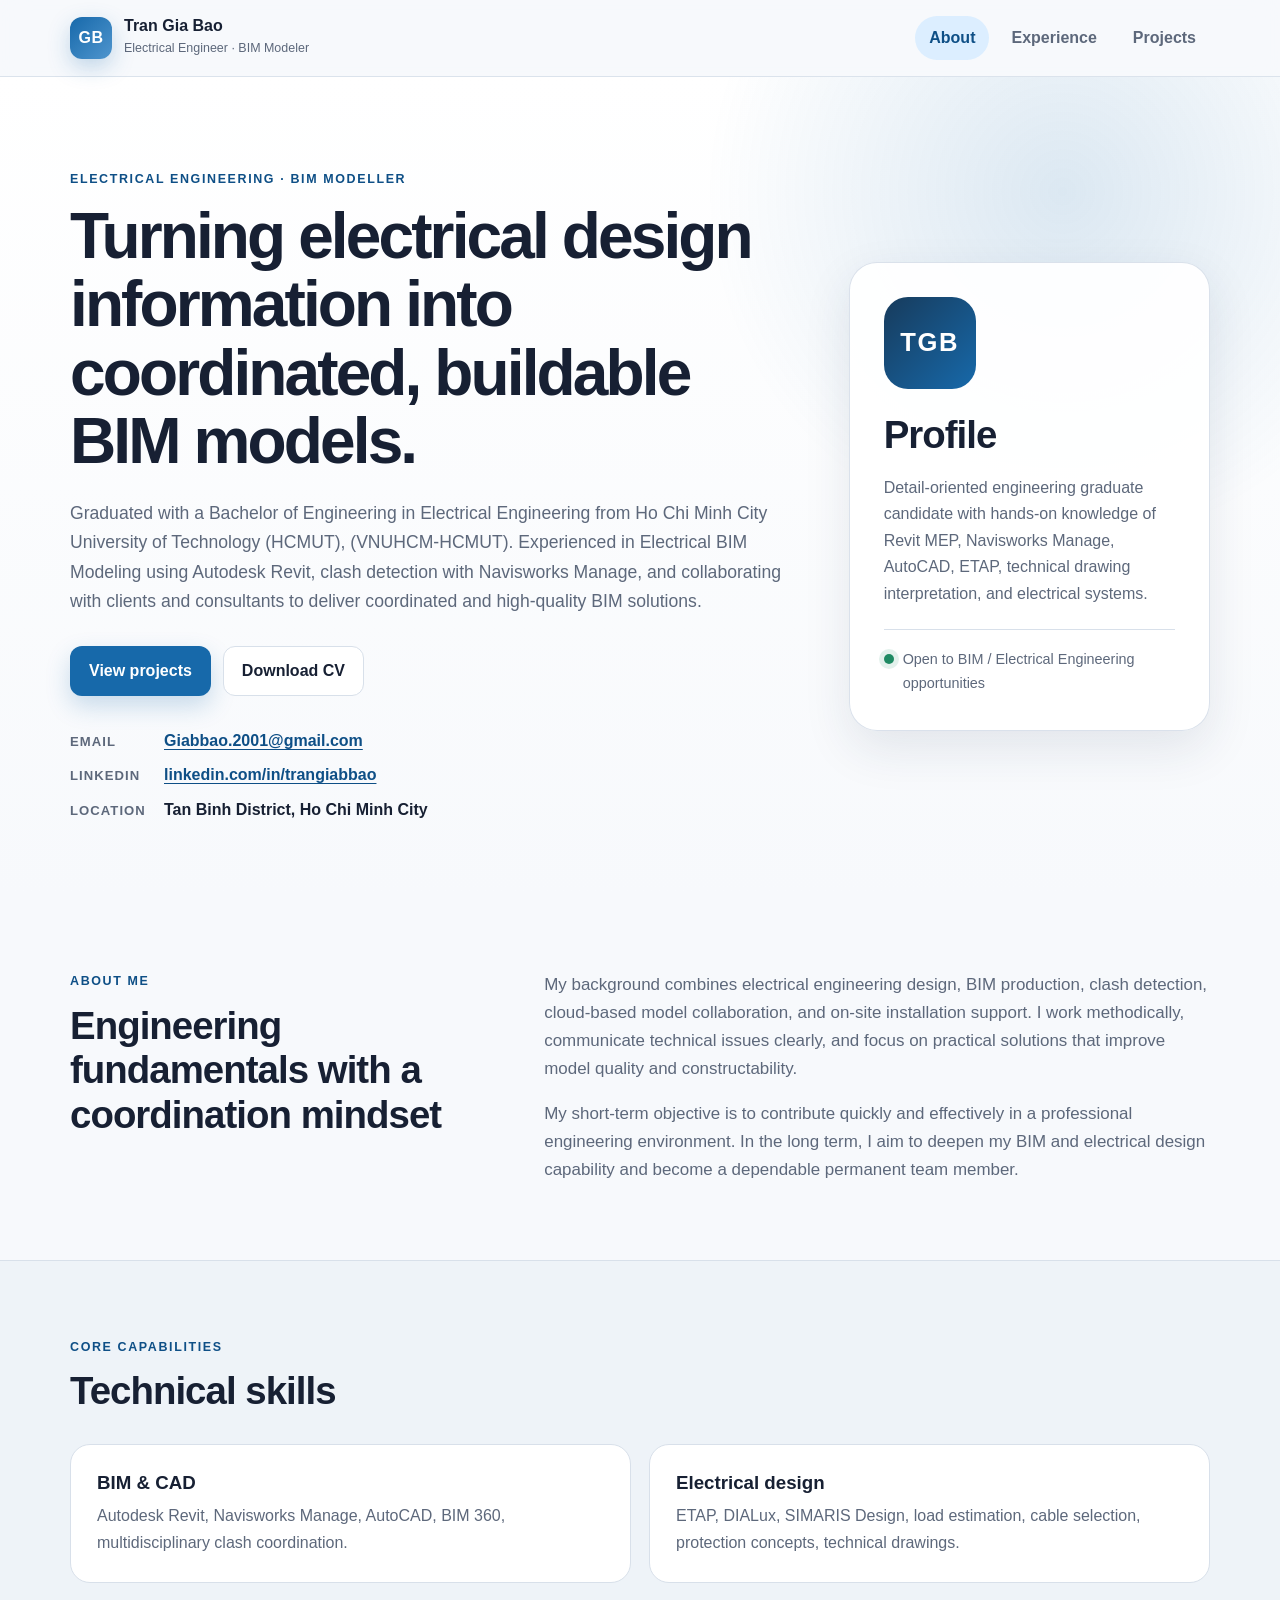
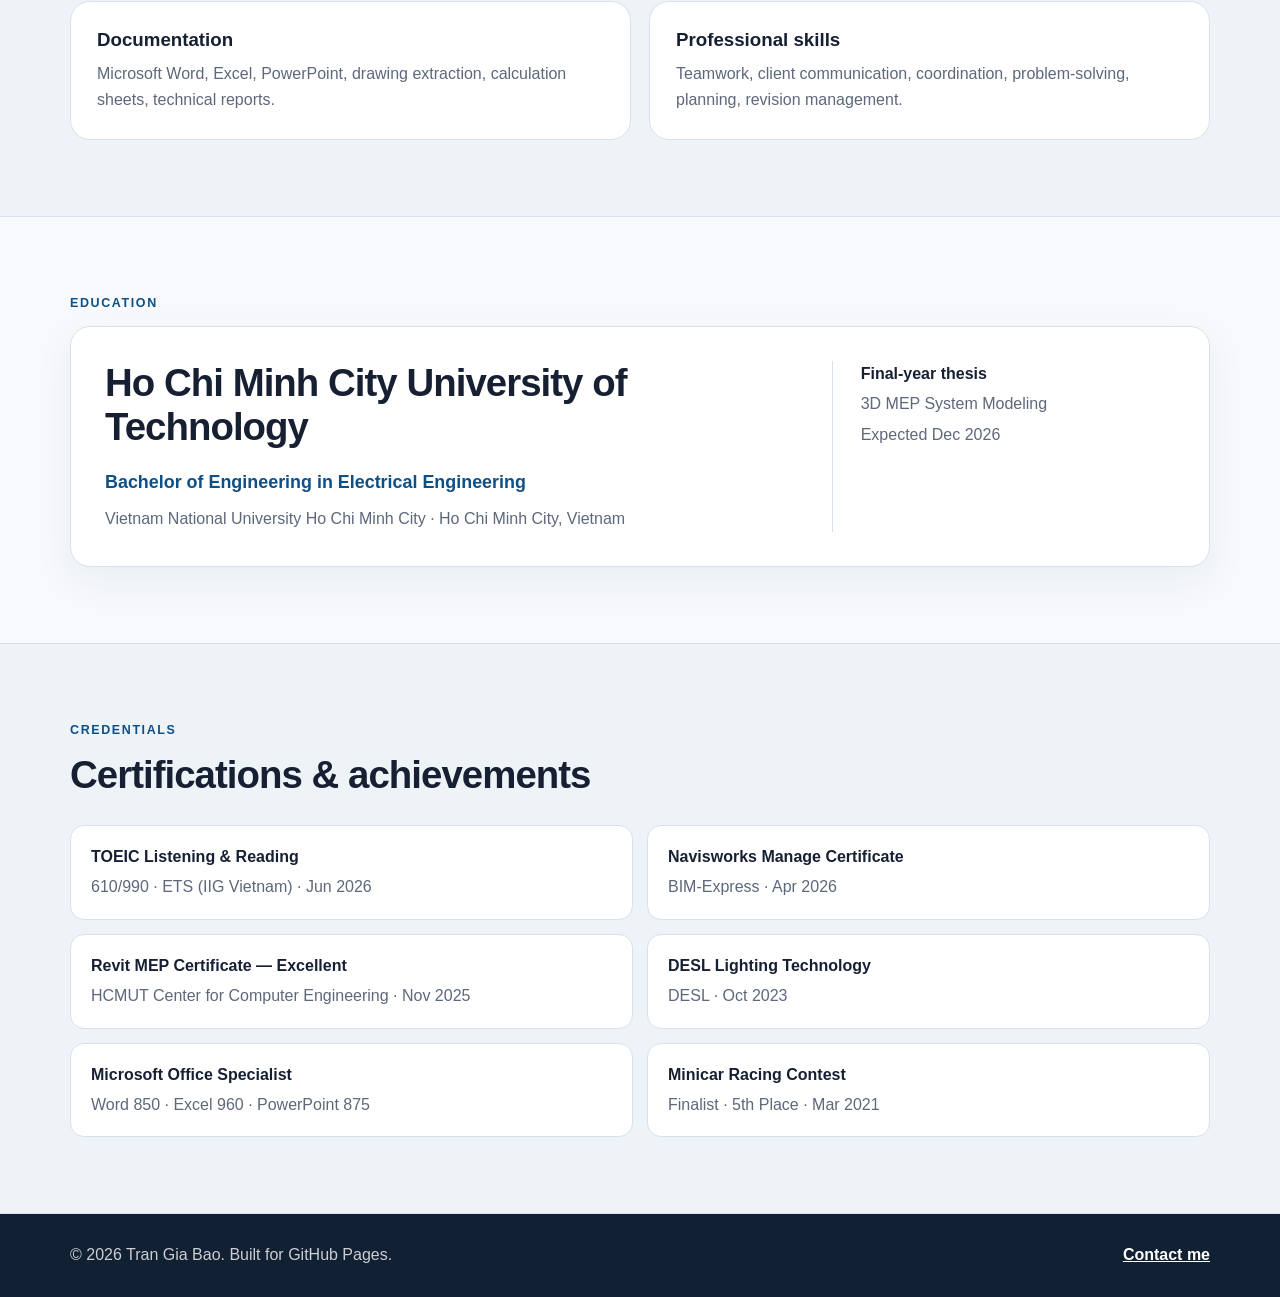
<file: index.html>
<!DOCTYPE html>
<html lang="en">
<head>
  <meta charset="UTF-8">
  <meta name="viewport" content="width=device-width, initial-scale=1.0">
  <meta name="description" content="Tran Gia Bao — Electrical Engineer and BIM Modeler portfolio.">
  <meta name="keywords" content="Tran Gia Bao, Electrical Engineer, BIM Modeler, Revit MEP, Navisworks, AutoCAD, ETAP">
  <meta name="author" content="Tran Gia Bao">
  <meta property="og:title" content="Tran Gia Bao | Electrical Engineer & BIM Modeler">
  <meta property="og:description" content="Portfolio featuring electrical engineering, BIM coordination experience, and selected technical projects.">
  <meta property="og:type" content="website">
  <title>Tran Gia Bao | About</title>
  <link rel="icon" href="assets/favicon.svg" type="image/svg+xml">
  <link rel="stylesheet" href="assets/styles.css">
  <script src="assets/script.js" defer></script>
</head>
<body data-page="about">
  <a class="skip-link" href="#main-content">Skip to content</a>
  <header class="site-header">
    <div class="container nav-wrap">
      <a class="brand" href="index.html" aria-label="Tran Gia Bao home">
        <span class="brand-mark" aria-hidden="true">GB</span>
        <span>
          <strong>Tran Gia Bao</strong>
          <small>Electrical Engineer · BIM Modeler</small>
        </span>
      </a>
      <button class="menu-toggle" aria-expanded="false" aria-controls="primary-nav" aria-label="Open navigation">☰</button>
      <nav id="primary-nav" class="primary-nav" aria-label="Primary navigation">
        <a data-nav="about" href="index.html">About</a>
        <a data-nav="experience" href="experience.html">Experience</a>
        <a data-nav="projects" href="projects.html">Projects</a>
      </nav>
    </div>
  </header>

  <main id="main-content">
    <section class="hero">
      <div class="container hero-grid">
        <div>
          <p class="eyebrow">Electrical Engineering · BIM Modeller</p>
          <h1>Turning electrical design information into coordinated, buildable BIM models.</h1>
          <p class="hero-copy">
            Graduated with a Bachelor of Engineering in Electrical Engineering from Ho Chi Minh City University of Technology (HCMUT), 
            (VNUHCM-HCMUT). Experienced in Electrical BIM Modeling using Autodesk Revit, clash detection with Navisworks Manage, and 
            collaborating with clients and consultants to deliver coordinated and high-quality BIM solutions.
          </p>
          <div class="hero-actions">
            <a class="button primary" href="projects.html">View projects</a>
            <a class="button secondary" href="Tran-Gia-Bao-CV.pdf" target="_blank" rel="noopener">Download CV</a>
          </div>
          <ul class="contact-list" aria-label="Contact information">
            <li><span>Email</span><a href="mailto:Giabbao.2001@gmail.com">Giabbao.2001@gmail.com</a></li>
            <li><span>LinkedIn</span><a href="https://www.linkedin.com/in/trangiabbao" target="_blank" rel="noopener">linkedin.com/in/trangiabbao</a></li>
            <li><span>Location</span><strong>Tan Binh District, Ho Chi Minh City</strong></li>
          </ul>
        </div>
        <aside class="hero-card" aria-label="Professional profile summary">
          <div class="avatar" aria-hidden="true">TGB</div>
          <h2>Profile</h2>
          <p>
            Detail-oriented engineering graduate candidate with hands-on knowledge of Revit MEP, Navisworks Manage,
            AutoCAD, ETAP, technical drawing interpretation, and electrical systems.
          </p>
          <div class="status"><span></span> Open to BIM / Electrical Engineering opportunities</div>
        </aside>
      </div>
    </section>

    <section class="section">
      <div class="container two-column">
        <div>
          <p class="section-label">About me</p>
          <h2>Engineering fundamentals with a coordination mindset</h2>
        </div>
        <div class="prose">
          <p>
            My background combines electrical engineering design, BIM production, clash detection, cloud-based model
            collaboration, and on-site installation support. I work methodically, communicate technical issues clearly,
            and focus on practical solutions that improve model quality and constructability.
          </p>
          <p>
            My short-term objective is to contribute quickly and effectively in a professional engineering environment.
            In the long term, I aim to deepen my BIM and electrical design capability and become a dependable permanent team member.
          </p>
        </div>
      </div>
    </section>

    <section class="section muted-section">
      <div class="container">
        <p class="section-label">Core capabilities</p>
        <h2>Technical skills</h2>
        <div class="skills-grid">
          <article class="skill-card">
            <h3>BIM & CAD</h3>
            <p>Autodesk Revit, Navisworks Manage, AutoCAD, BIM 360, multidisciplinary clash coordination.</p>
          </article>
          <article class="skill-card">
            <h3>Electrical design</h3>
            <p>ETAP, DIALux, SIMARIS Design, load estimation, cable selection, protection concepts, technical drawings.</p>
          </article>
          <article class="skill-card">
            <h3>Documentation</h3>
            <p>Microsoft Word, Excel, PowerPoint, drawing extraction, calculation sheets, technical reports.</p>
          </article>
          <article class="skill-card">
            <h3>Professional skills</h3>
            <p>Teamwork, client communication, coordination, problem-solving, planning, revision management.</p>
          </article>
        </div>
      </div>
    </section>

    <section class="section">
      <div class="container">
        <p class="section-label">Education</p>
        <div class="education-card">
          <div>
            <h2>Ho Chi Minh City University of Technology</h2>
            <p class="lead">Bachelor of Engineering in Electrical Engineering</p>
            <p>Vietnam National University Ho Chi Minh City · Ho Chi Minh City, Vietnam</p>
          </div>
          <div class="education-meta">
            <strong>Final-year thesis</strong>
            <span>3D MEP System Modeling</span>
            <span>Expected Dec 2026</span>
          </div>
        </div>
      </div>
    </section>

    <section class="section muted-section">
      <div class="container">
        <p class="section-label">Credentials</p>
        <h2>Certifications & achievements</h2>
        <div class="credential-list">
          <div><strong>TOEIC Listening & Reading</strong><span>610/990 · ETS (IIG Vietnam) · Jun 2026</span></div>
          <div><strong>Navisworks Manage Certificate</strong><span>BIM-Express · Apr 2026</span></div>
          <div><strong>Revit MEP Certificate — Excellent</strong><span>HCMUT Center for Computer Engineering · Nov 2025</span></div>
          <div><strong>DESL Lighting Technology</strong><span>DESL · Oct 2023</span></div>
          <div><strong>Microsoft Office Specialist</strong><span>Word 850 · Excel 960 · PowerPoint 875</span></div>
          <div><strong>Minicar Racing Contest</strong><span>Finalist · 5th Place · Mar 2021</span></div>
        </div>
      </div>
    </section>
  </main>

  <footer class="site-footer">
    <div class="container footer-wrap">
      <p>© <span id="current-year"></span> Tran Gia Bao. Built for GitHub Pages.</p>
      <a href="mailto:Giabbao.2001@gmail.com">Contact me</a>
    </div>
  </footer>
</body>
</html>
</file>
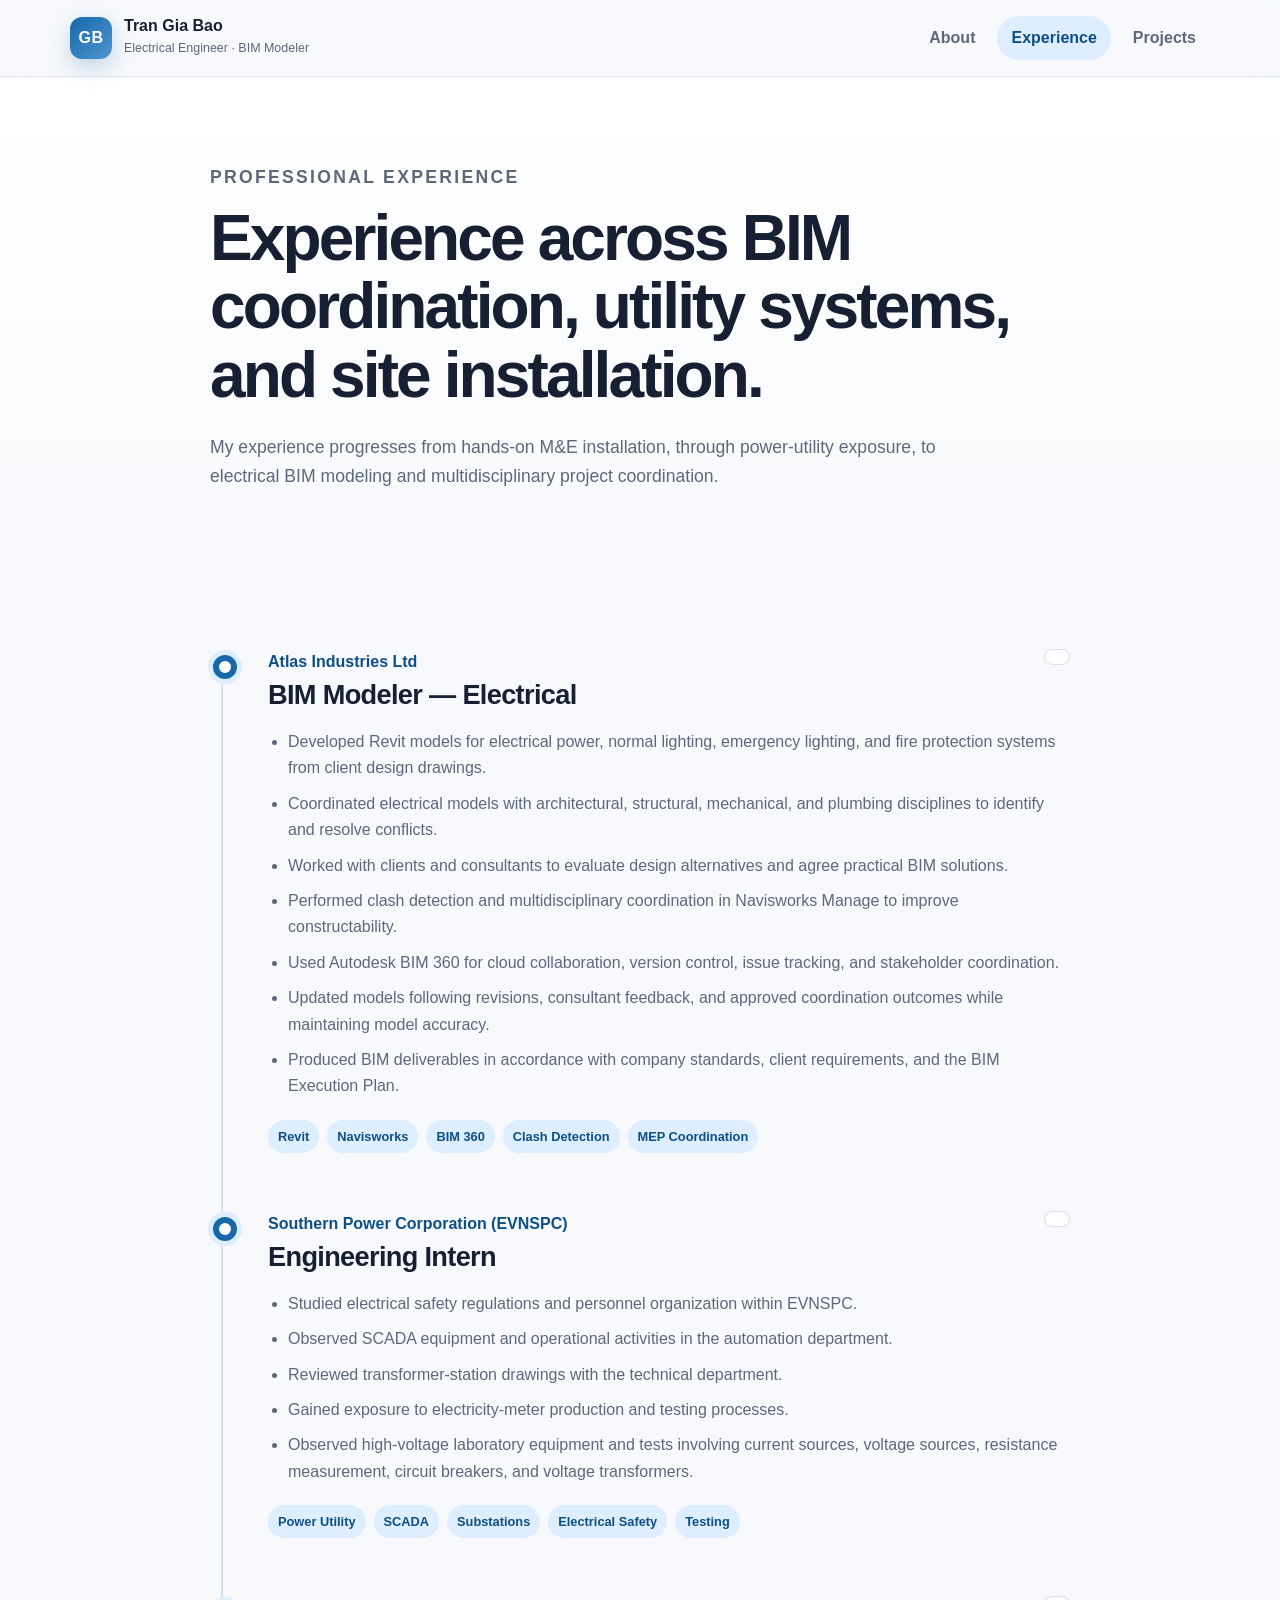
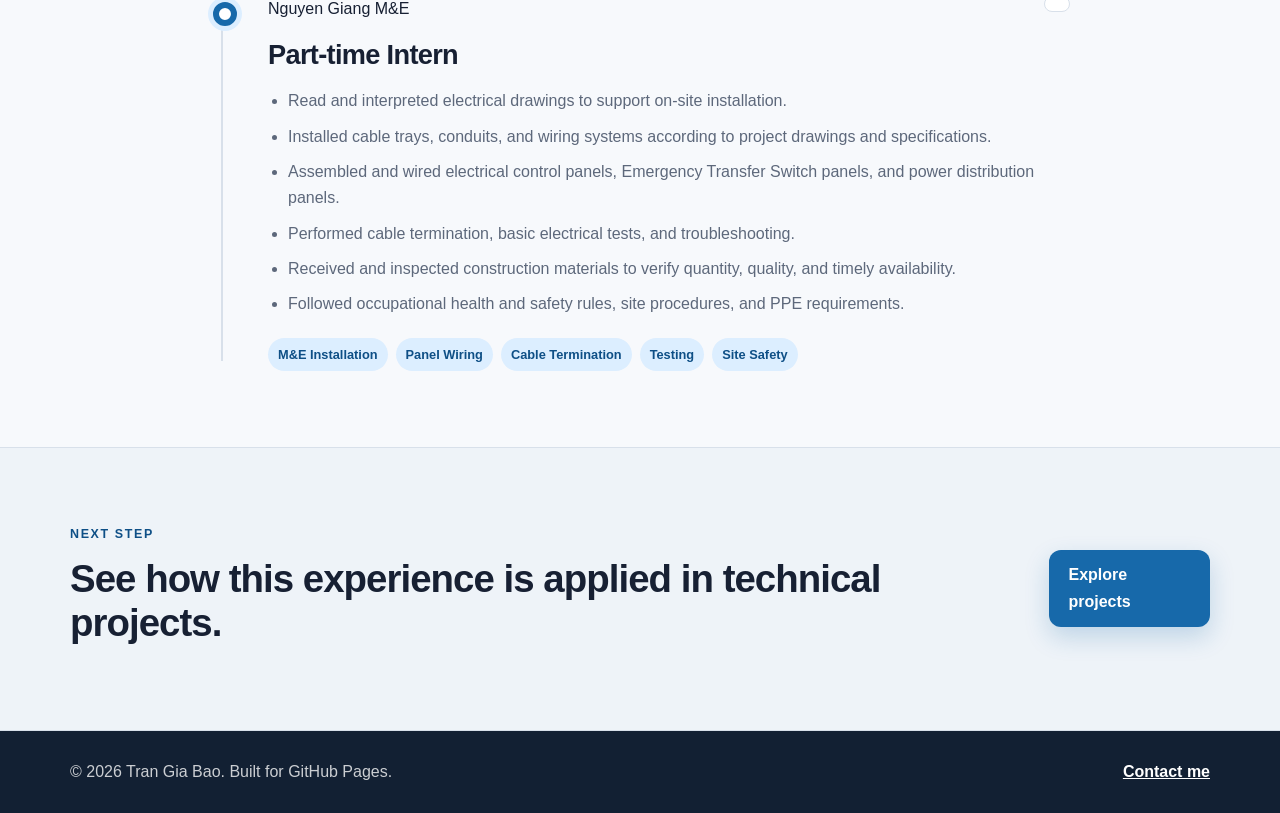
<file: experience.html>
<!DOCTYPE html>
<html lang="en">
<head>
  <meta charset="UTF-8">
  <meta name="viewport" content="width=device-width, initial-scale=1.0">
  <meta name="description" content="Professional experience of Tran Gia Bao in electrical BIM modeling, coordination, utility systems, and M&E installation.">
  <meta name="author" content="Tran Gia Bao">
  <title>Tran Gia Bao | Experience</title>
  <link rel="icon" href="assets/favicon.svg" type="image/svg+xml">
  <link rel="stylesheet" href="assets/styles.css">
  <script src="assets/script.js" defer></script>
</head>
<body data-page="experience">
  <a class="skip-link" href="#main-content">Skip to content</a>
  <header class="site-header">
    <div class="container nav-wrap">
      <a class="brand" href="index.html" aria-label="Tran Gia Bao home">
        <span class="brand-mark" aria-hidden="true">GB</span>
        <span><strong>Tran Gia Bao</strong><small>Electrical Engineer · BIM Modeler</small></span>
      </a>
      <button class="menu-toggle" aria-expanded="false" aria-controls="primary-nav" aria-label="Open navigation">☰</button>
      <nav id="primary-nav" class="primary-nav" aria-label="Primary navigation">
        <a data-nav="about" href="index.html">About</a>
        <a data-nav="experience" href="experience.html">Experience</a>
        <a data-nav="projects" href="projects.html">Projects</a>
      </nav>
    </div>
  </header>

  <main id="main-content">
    <section class="page-hero">
      <div class="container narrow">
        <p class="eyebrow">Professional experience</p>
        <h1>Experience across BIM coordination, utility systems, and site installation.</h1>
        <p>
          My experience progresses from hands-on M&E installation, through power-utility exposure, to electrical BIM modeling
          and multidisciplinary project coordination.
        </p>
      </div>
    </section>

    <section class="section">
      <div class="container narrow">
        <div class="timeline">
          <article class="timeline-item">
            <div class="timeline-marker" aria-hidden="true"></div>
            <div class="timeline-header">
              <div>
                <p class="company">Atlas Industries Ltd</p>
                <h2>BIM Modeler — Electrical</h2>
              </div>
              <time>  </time>
            </div>
            <ul class="achievement-list">
              <li>Developed Revit models for electrical power, normal lighting, emergency lighting, and fire protection systems from client design drawings.</li>
              <li>Coordinated electrical models with architectural, structural, mechanical, and plumbing disciplines to identify and resolve conflicts.</li>
              <li>Worked with clients and consultants to evaluate design alternatives and agree practical BIM solutions.</li>
              <li>Performed clash detection and multidisciplinary coordination in Navisworks Manage to improve constructability.</li>
              <li>Used Autodesk BIM 360 for cloud collaboration, version control, issue tracking, and stakeholder coordination.</li>
              <li>Updated models following revisions, consultant feedback, and approved coordination outcomes while maintaining model accuracy.</li>
              <li>Produced BIM deliverables in accordance with company standards, client requirements, and the BIM Execution Plan.</li>
            </ul>
            <div class="tag-row"><span>Revit</span><span>Navisworks</span><span>BIM 360</span><span>Clash Detection</span><span>MEP Coordination</span></div>
          </article>

          <article class="timeline-item">
            <div class="timeline-marker" aria-hidden="true"></div>
            <div class="timeline-header">
              <div>
                <p class="company">Southern Power Corporation (EVNSPC)</p>
                <h2>Engineering Intern</h2>
              </div>
              <time>  </time>
            </div>
            <ul class="achievement-list">
              <li>Studied electrical safety regulations and personnel organization within EVNSPC.</li>
              <li>Observed SCADA equipment and operational activities in the automation department.</li>
              <li>Reviewed transformer-station drawings with the technical department.</li>
              <li>Gained exposure to electricity-meter production and testing processes.</li>
              <li>Observed high-voltage laboratory equipment and tests involving current sources, voltage sources, resistance measurement, circuit breakers, and voltage transformers.</li>
            </ul>
            <div class="tag-row"><span>Power Utility</span><span>SCADA</span><span>Substations</span><span>Electrical Safety</span><span>Testing</span></div>
          </article>

          <article class="timeline-item">
            <div class="timeline-marker" aria-hidden="true"></div>
            <div class="timeline-header">
              <div>
                <p class="company{
    font-size: 20px}">Nguyen Giang M&amp;E</p>
                <h2>Part-time Intern</h2>
              </div>
              <time>  </time>
            </div>
            <ul class="achievement-list">
              <li>Read and interpreted electrical drawings to support on-site installation.</li>
              <li>Installed cable trays, conduits, and wiring systems according to project drawings and specifications.</li>
              <li>Assembled and wired electrical control panels, Emergency Transfer Switch panels, and power distribution panels.</li>
              <li>Performed cable termination, basic electrical tests, and troubleshooting.</li>
              <li>Received and inspected construction materials to verify quantity, quality, and timely availability.</li>
              <li>Followed occupational health and safety rules, site procedures, and PPE requirements.</li>
            </ul>
            <div class="tag-row"><span>M&amp;E Installation</span><span>Panel Wiring</span><span>Cable Termination</span><span>Testing</span><span>Site Safety</span></div>
          </article>
        </div>
      </div>
    </section>

    <section class="section muted-section">
      <div class="container callout">
        <div>
          <p class="section-label">Next step</p>
          <h2>See how this experience is applied in technical projects.</h2>
        </div>
        <a class="button primary" href="projects.html">Explore projects</a>
      </div>
    </section>
  </main>

  <footer class="site-footer">
    <div class="container footer-wrap">
      <p>© <span id="current-year"></span> Tran Gia Bao. Built for GitHub Pages.</p>
      <a href="mailto:Giabbao.2001@gmail.com">Contact me</a>
    </div>
  </footer>
</body>
</html>
</file>
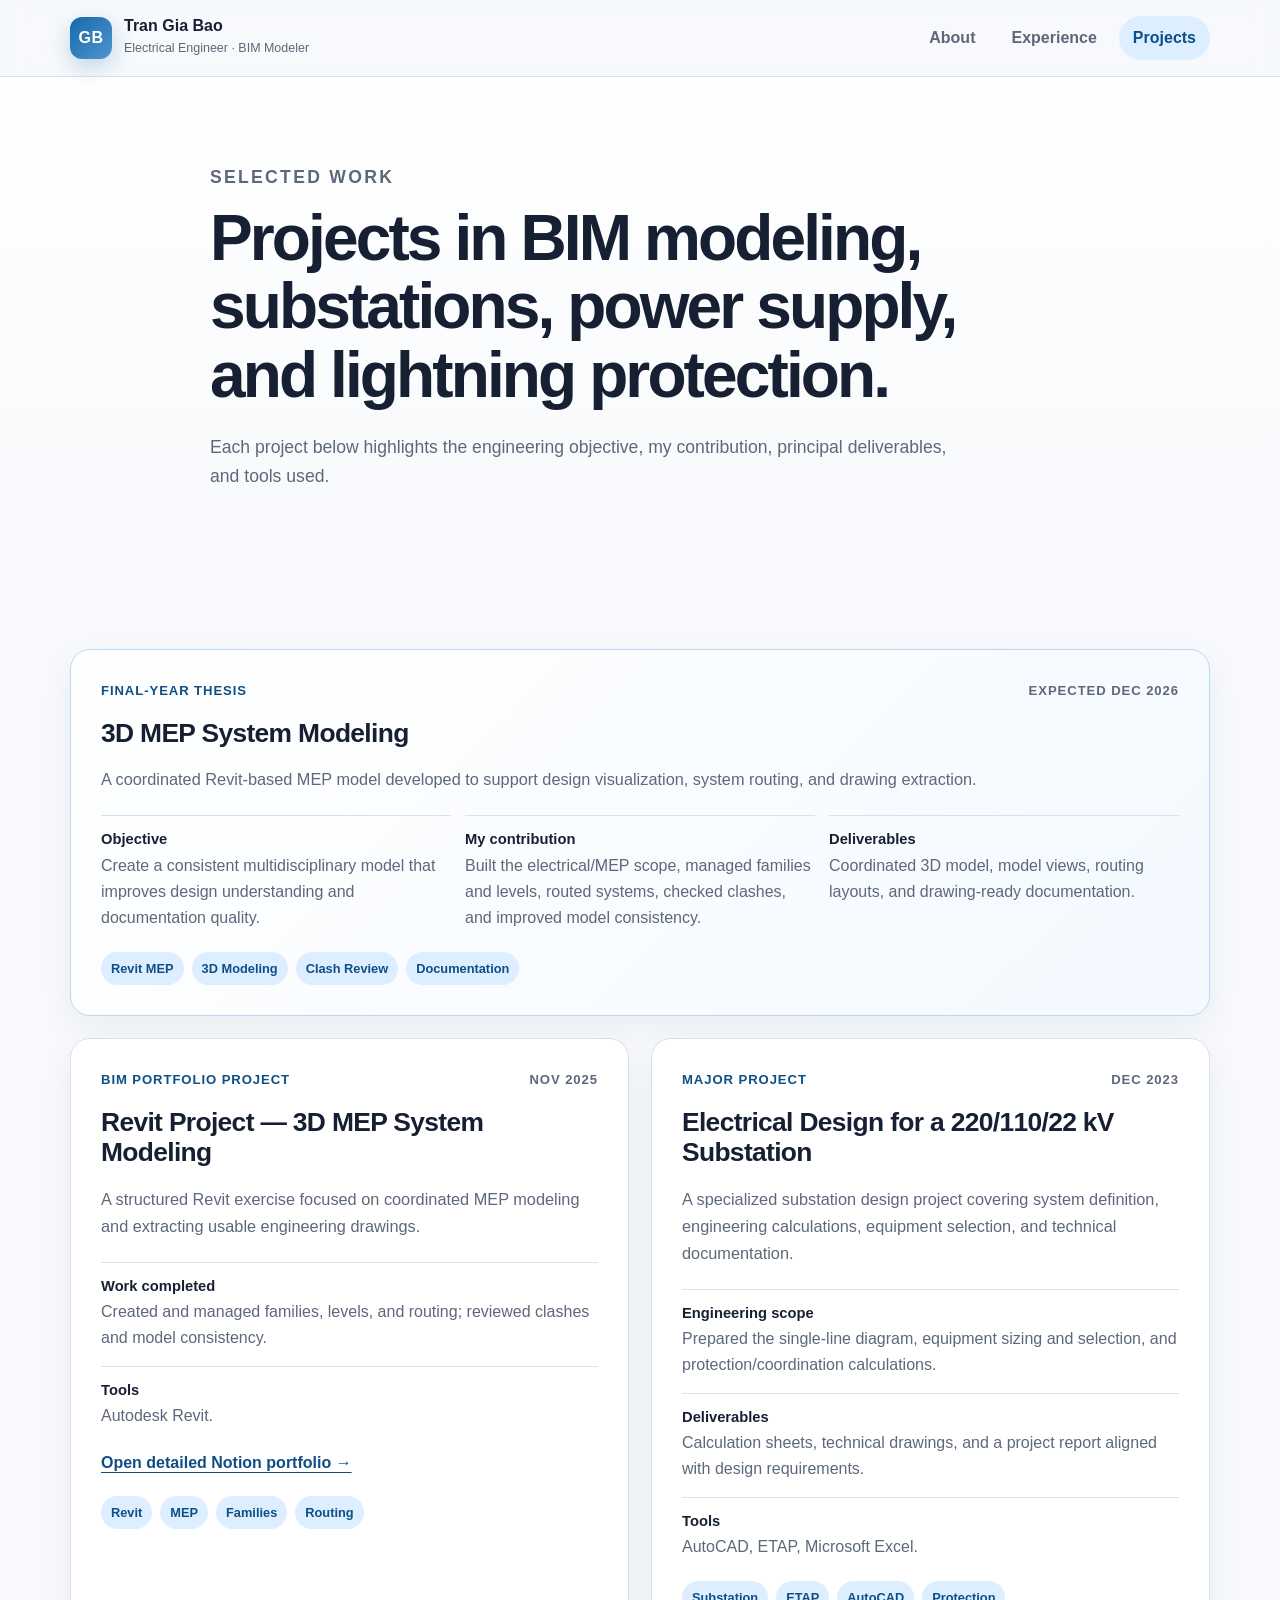
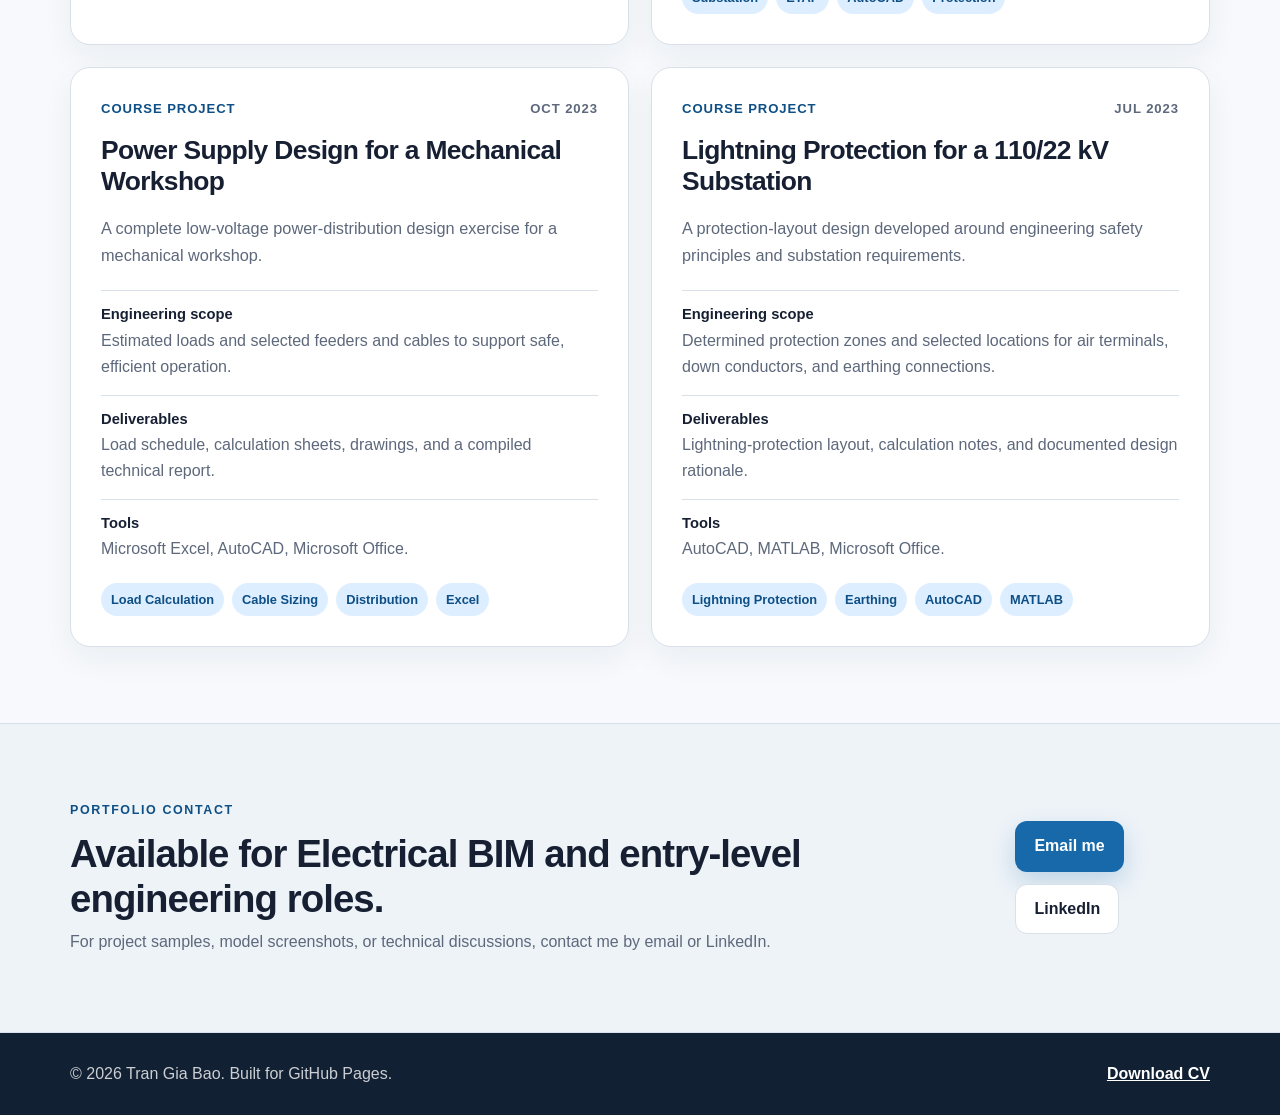
<file: projects.html>
<!DOCTYPE html>
<html lang="en">
<head>
  <meta charset="UTF-8">
  <meta name="viewport" content="width=device-width, initial-scale=1.0">
  <meta name="description" content="Selected BIM and electrical engineering projects by Tran Gia Bao.">
  <meta name="author" content="Tran Gia Bao">
  <title>Tran Gia Bao | Projects</title>
  <link rel="icon" href="assets/favicon.svg" type="image/svg+xml">
  <link rel="stylesheet" href="assets/styles.css">
  <script src="assets/script.js" defer></script>
</head>
<body data-page="projects">
  <a class="skip-link" href="#main-content">Skip to content</a>
  <header class="site-header">
    <div class="container nav-wrap">
      <a class="brand" href="index.html" aria-label="Tran Gia Bao home">
        <span class="brand-mark" aria-hidden="true">GB</span>
        <span><strong>Tran Gia Bao</strong><small>Electrical Engineer · BIM Modeler</small></span>
      </a>
      <button class="menu-toggle" aria-expanded="false" aria-controls="primary-nav" aria-label="Open navigation">☰</button>
      <nav id="primary-nav" class="primary-nav" aria-label="Primary navigation">
        <a data-nav="about" href="index.html">About</a>
        <a data-nav="experience" href="experience.html">Experience</a>
        <a data-nav="projects" href="projects.html">Projects</a>
      </nav>
    </div>
  </header>

  <main id="main-content">
    <section class="page-hero">
      <div class="container narrow">
        <p class="eyebrow">Selected work</p>
        <h1>Projects in BIM modeling, substations, power supply, and lightning protection.</h1>
        <p>
          Each project below highlights the engineering objective, my contribution, principal deliverables, and tools used.
        </p>
      </div>
    </section>

    <section class="section">
      <div class="container project-grid">
        <article class="project-card featured">
          <div class="project-topline"><span>Final-year thesis</span><time>Expected Dec 2026</time></div>
          <h2>3D MEP System Modeling</h2>
          <p class="project-summary">A coordinated Revit-based MEP model developed to support design visualization, system routing, and drawing extraction.</p>
          <div class="project-details">
            <div><h3>Objective</h3><p>Create a consistent multidisciplinary model that improves design understanding and documentation quality.</p></div>
            <div><h3>My contribution</h3><p>Built the electrical/MEP scope, managed families and levels, routed systems, checked clashes, and improved model consistency.</p></div>
            <div><h3>Deliverables</h3><p>Coordinated 3D model, model views, routing layouts, and drawing-ready documentation.</p></div>
          </div>
          <div class="tag-row"><span>Revit MEP</span><span>3D Modeling</span><span>Clash Review</span><span>Documentation</span></div>
        </article>

        <article class="project-card">
          <div class="project-topline"><span>BIM portfolio project</span><time>Nov 2025</time></div>
          <h2>Revit Project — 3D MEP System Modeling</h2>
          <p class="project-summary">A structured Revit exercise focused on coordinated MEP modeling and extracting usable engineering drawings.</p>
          <div class="project-details">
            <div><h3>Work completed</h3><p>Created and managed families, levels, and routing; reviewed clashes and model consistency.</p></div>
            <div><h3>Tools</h3><p>Autodesk Revit.</p></div>
          </div>
          <a class="text-link" href="https://adaptable-clownfish-eb0.notion.site/TranGiaBao_ElectricalEngineer_Portfolio-2ecdd89549d3801aac22c74a8ed72e74?source=copy_link" target="_blank" rel="noopener">Open detailed Notion portfolio →</a>
          <div class="tag-row"><span>Revit</span><span>MEP</span><span>Families</span><span>Routing</span></div>
        </article>

        <article class="project-card">
          <div class="project-topline"><span>Major project</span><time>Dec 2023</time></div>
          <h2>Electrical Design for a 220/110/22 kV Substation</h2>
          <p class="project-summary">A specialized substation design project covering system definition, engineering calculations, equipment selection, and technical documentation.</p>
          <div class="project-details">
            <div><h3>Engineering scope</h3><p>Prepared the single-line diagram, equipment sizing and selection, and protection/coordination calculations.</p></div>
            <div><h3>Deliverables</h3><p>Calculation sheets, technical drawings, and a project report aligned with design requirements.</p></div>
            <div><h3>Tools</h3><p>AutoCAD, ETAP, Microsoft Excel.</p></div>
          </div>
          <div class="tag-row"><span>Substation</span><span>ETAP</span><span>AutoCAD</span><span>Protection</span></div>
        </article>

        <article class="project-card">
          <div class="project-topline"><span>Course project</span><time>Oct 2023</time></div>
          <h2>Power Supply Design for a Mechanical Workshop</h2>
          <p class="project-summary">A complete low-voltage power-distribution design exercise for a mechanical workshop.</p>
          <div class="project-details">
            <div><h3>Engineering scope</h3><p>Estimated loads and selected feeders and cables to support safe, efficient operation.</p></div>
            <div><h3>Deliverables</h3><p>Load schedule, calculation sheets, drawings, and a compiled technical report.</p></div>
            <div><h3>Tools</h3><p>Microsoft Excel, AutoCAD, Microsoft Office.</p></div>
          </div>
          <div class="tag-row"><span>Load Calculation</span><span>Cable Sizing</span><span>Distribution</span><span>Excel</span></div>
        </article>

        <article class="project-card">
          <div class="project-topline"><span>Course project</span><time>Jul 2023</time></div>
          <h2>Lightning Protection for a 110/22 kV Substation</h2>
          <p class="project-summary">A protection-layout design developed around engineering safety principles and substation requirements.</p>
          <div class="project-details">
            <div><h3>Engineering scope</h3><p>Determined protection zones and selected locations for air terminals, down conductors, and earthing connections.</p></div>
            <div><h3>Deliverables</h3><p>Lightning-protection layout, calculation notes, and documented design rationale.</p></div>
            <div><h3>Tools</h3><p>AutoCAD, MATLAB, Microsoft Office.</p></div>
          </div>
          <div class="tag-row"><span>Lightning Protection</span><span>Earthing</span><span>AutoCAD</span><span>MATLAB</span></div>
        </article>
      </div>
    </section>

    <section class="section muted-section">
      <div class="container callout">
        <div>
          <p class="section-label">Portfolio contact</p>
          <h2>Available for Electrical BIM and entry-level engineering roles.</h2>
          <p>For project samples, model screenshots, or technical discussions, contact me by email or LinkedIn.</p>
        </div>
        <div class="button-group">
          <a class="button primary" href="mailto:Giabbao.2001@gmail.com">Email me</a>
          <a class="button secondary" href="https://www.linkedin.com/in/trangiabbao" target="_blank" rel="noopener">LinkedIn</a>
        </div>
      </div>
    </section>
  </main>

  <footer class="site-footer">
    <div class="container footer-wrap">
      <p>© <span id="current-year"></span> Tran Gia Bao. Built for GitHub Pages.</p>
      <a href="Tran-Gia-Bao-CV.pdf" target="_blank" rel="noopener">Download CV</a>
    </div>
  </footer>
</body>
</html>
</file>
<file: assets/styles.css>
:root {
  --bg: #f7f9fc;
  --surface: #ffffff;
  --surface-alt: #eef3f8;
  --text: #172033;
  --muted: #5d687b;
  --line: #d8e0ea;
  --accent: #1769aa;
  --accent-dark: #0e4f86;
  --accent-soft: #dceeff;
  --success: #1f8a63;
  --shadow: 0 18px 48px rgba(25, 47, 78, 0.1);
  --radius: 20px;
  --max-width: 1140px;
}

* { box-sizing: border-box; }
html { scroll-behavior: smooth; }
body {
  margin: 0;
  font-family: Inter, ui-sans-serif, -apple-system, BlinkMacSystemFont, "Segoe UI", sans-serif;
  color: var(--text);
  background: var(--bg);
  line-height: 1.65;
  -webkit-font-smoothing: antialiased;
}
a { color: inherit; }
img { max-width: 100%; }
button, a { -webkit-tap-highlight-color: transparent; }

.skip-link {
  position: fixed;
  top: -80px;
  left: 16px;
  z-index: 1000;
  padding: 10px 14px;
  background: var(--text);
  color: #fff;
  border-radius: 8px;
  transition: top .2s ease;
}
.skip-link:focus { top: 16px; }

.container { width: min(calc(100% - 40px), var(--max-width)); margin: 0 auto; }
.narrow { width: min(calc(100% - 40px), 860px); }

.site-header {
  position: sticky;
  top: 0;
  z-index: 100;
  background: rgba(247, 249, 252, 0.9);
  backdrop-filter: blur(14px);
  border-bottom: 1px solid rgba(216, 224, 234, 0.9);
}
.nav-wrap { min-height: 76px; display: flex; align-items: center; justify-content: space-between; gap: 24px; }
.brand { display: inline-flex; align-items: center; gap: 12px; text-decoration: none; }
.brand-mark {
  width: 42px;
  height: 42px;
  display: grid;
  place-items: center;
  border-radius: 12px;
  background: linear-gradient(135deg, var(--accent), #4f95ce);
  color: #fff;
  font-weight: 800;
  letter-spacing: .03em;
  box-shadow: 0 8px 22px rgba(23, 105, 170, .25);
}
.brand strong, .brand small { display: block; }
.brand strong { font-size: 1rem; line-height: 1.15; }
.brand small { color: var(--muted); font-size: .78rem; margin-top: 3px; }
.primary-nav { display: flex; align-items: center; gap: 8px; }
.primary-nav a {
  text-decoration: none;
  color: var(--muted);
  font-weight: 700;
  padding: 9px 14px;
  border-radius: 999px;
}
.primary-nav a:hover, .primary-nav a[aria-current="page"] { color: var(--accent-dark); background: var(--accent-soft); }
.menu-toggle { display: none; border: 0; background: transparent; font-size: 1.45rem; cursor: pointer; color: var(--text); }

.hero {
  padding: 92px 0 72px;
  background:
    radial-gradient(circle at 83% 14%, rgba(23, 105, 170, .15), transparent 28%),
    linear-gradient(180deg, #fff, var(--bg));
}
.hero-grid { display: grid; grid-template-columns: minmax(0, 1.6fr) minmax(300px, .8fr); gap: 56px; align-items: center; }
.eyebrow, .section-label {
  margin: 0 0 12px;
  color: var(--accent-dark);
  font-size: .78rem;
  font-weight: 850;
  text-transform: uppercase;
  letter-spacing: .13em;
}
h1, h2, h3, p { margin-top: 0; }
h1 { font-size: clamp(2.35rem, 5vw, 4.7rem); line-height: 1.07; letter-spacing: -.045em; margin-bottom: 24px; }
h2 { font-size: clamp(1.7rem, 3vw, 2.65rem); line-height: 1.16; letter-spacing: -.025em; margin-bottom: 18px; }
h3 { line-height: 1.25; }
.hero-copy, .page-hero p { max-width: 760px; color: var(--muted); font-size: 1.1rem; }
.hero-actions, .button-group { display: flex; flex-wrap: wrap; gap: 12px; margin: 30px 0 32px; }
.button {
  display: inline-flex;
  align-items: center;
  justify-content: center;
  min-height: 46px;
  padding: 11px 18px;
  border-radius: 12px;
  text-decoration: none;
  font-weight: 800;
  border: 1px solid transparent;
  transition: transform .2s ease, box-shadow .2s ease, background .2s ease;
}
.button:hover { transform: translateY(-2px); }
.button.primary { background: var(--accent); color: #fff; box-shadow: 0 10px 24px rgba(23, 105, 170, .22); }
.button.primary:hover { background: var(--accent-dark); }
.button.secondary { border-color: var(--line); background: var(--surface); color: var(--text); }
.button.secondary:hover { box-shadow: 0 8px 24px rgba(25, 47, 78, .08); }
.contact-list { display: grid; gap: 8px; list-style: none; padding: 0; margin: 0; }
.contact-list li { display: grid; grid-template-columns: 82px minmax(0, 1fr); gap: 12px; align-items: baseline; }
.contact-list span { color: var(--muted); font-size: .82rem; font-weight: 800; text-transform: uppercase; letter-spacing: .08em; }
.contact-list a { color: var(--accent-dark); font-weight: 700; text-decoration-thickness: 1px; text-underline-offset: 3px; overflow-wrap: anywhere; }
.contact-list strong { font-weight: 650; }
.hero-card {
  background: rgba(255, 255, 255, .92);
  padding: 34px;
  border: 1px solid rgba(216, 224, 234, .95);
  border-radius: 28px;
  box-shadow: var(--shadow);
}
.avatar {
  width: 92px;
  height: 92px;
  display: grid;
  place-items: center;
  margin-bottom: 24px;
  border-radius: 24px;
  background: linear-gradient(135deg, #173b5c, var(--accent));
  color: #fff;
  font-size: 1.6rem;
  font-weight: 900;
  letter-spacing: .06em;
}
.hero-card p { color: var(--muted); }
.status { display: flex; gap: 9px; align-items: flex-start; padding-top: 18px; margin-top: 22px; border-top: 1px solid var(--line); color: var(--muted); font-size: .9rem; }
.status span { flex: 0 0 auto; width: 10px; height: 10px; margin-top: 6px; border-radius: 50%; background: var(--success); box-shadow: 0 0 0 5px rgba(31, 138, 99, .12); }

.page-hero { padding: 86px 0 64px; background: linear-gradient(180deg, #fff, var(--bg)); }
.page-hero h1 { font-size: clamp(2.3rem, 5vw, 4.2rem); }
.section { padding: 76px 0; }
.muted-section { background: var(--surface-alt); border-top: 1px solid var(--line); border-bottom: 1px solid var(--line); }
.two-column { display: grid; grid-template-columns: .85fr 1.4fr; gap: 70px; align-items: start; }
.prose { color: var(--muted); font-size: 1.06rem; }
.prose p:last-child { margin-bottom: 0; }
.skills-grid { display: grid; grid-template-columns: repeat(2, minmax(0, 1fr)); gap: 18px; margin-top: 30px; }
.skill-card { background: var(--surface); border: 1px solid var(--line); border-radius: var(--radius); padding: 26px; }
.skill-card h3 { margin-bottom: 9px; }
.skill-card p { margin: 0; color: var(--muted); }
.education-card { display: grid; grid-template-columns: 1.4fr .7fr; gap: 40px; background: var(--surface); border: 1px solid var(--line); border-radius: var(--radius); padding: 34px; box-shadow: 0 14px 40px rgba(25, 47, 78, .06); }
.education-card .lead { color: var(--accent-dark); font-weight: 800; font-size: 1.12rem; margin-bottom: 8px; }
.education-card p:last-child { color: var(--muted); margin: 0; }
.education-meta { display: flex; flex-direction: column; gap: 4px; padding-left: 28px; border-left: 1px solid var(--line); }
.education-meta span { color: var(--muted); }
.credential-list { display: grid; grid-template-columns: repeat(2, minmax(0, 1fr)); gap: 14px; margin-top: 28px; }
.credential-list div { padding: 18px 20px; background: var(--surface); border: 1px solid var(--line); border-radius: 14px; }
.credential-list strong, .credential-list span { display: block; }
.credential-list span { color: var(--muted); margin-top: 4px; }

.timeline { position: relative; }
.timeline::before { content: ""; position: absolute; top: 10px; bottom: 10px; left: 11px; width: 2px; background: var(--line); }
.timeline-item { position: relative; margin-left: 58px; padding: 0 0 58px; }
.timeline-item:last-child { padding-bottom: 0; }
.timeline-marker { position: absolute; left: -55px; top: 6px; width: 24px; height: 24px; border-radius: 50%; background: var(--surface); border: 6px solid var(--accent); box-shadow: 0 0 0 5px var(--accent-soft); }
.timeline-header { display: flex; justify-content: space-between; align-items: flex-start; gap: 24px; margin-bottom: 18px; }
.timeline-header h2 { font-size: 1.7rem; margin: 0; }
.timeline-header time { flex: 0 0 auto; color: var(--muted); font-weight: 750; background: var(--surface); border: 1px solid var(--line); border-radius: 999px; padding: 7px 12px; }
.company { color: var(--accent-dark); font-weight: 850; margin-bottom: 4px; }
.achievement-list { margin: 0; padding-left: 20px; color: var(--muted); }
.achievement-list li { margin-bottom: 9px; }
.tag-row { display: flex; flex-wrap: wrap; gap: 8px; margin-top: 20px; }
.tag-row span { padding: 6px 10px; border-radius: 999px; background: var(--accent-soft); color: var(--accent-dark); font-size: .8rem; font-weight: 800; }
.callout { display: flex; align-items: center; justify-content: space-between; gap: 30px; }
.callout h2 { margin-bottom: 8px; }
.callout p:last-child { color: var(--muted); margin-bottom: 0; }
.callout .button-group { margin: 0; }

.project-grid { display: grid; grid-template-columns: repeat(2, minmax(0, 1fr)); gap: 22px; }
.project-card { background: var(--surface); border: 1px solid var(--line); border-radius: var(--radius); padding: 30px; box-shadow: 0 12px 32px rgba(25, 47, 78, .055); }
.project-card.featured { grid-column: 1 / -1; border-color: #b8d9f5; background: linear-gradient(135deg, #fff, #f3f9ff); }
.project-topline { display: flex; justify-content: space-between; gap: 16px; margin-bottom: 16px; color: var(--accent-dark); font-size: .82rem; font-weight: 850; text-transform: uppercase; letter-spacing: .07em; }
.project-topline time { color: var(--muted); white-space: nowrap; }
.project-card h2 { font-size: 1.65rem; }
.project-summary { color: var(--muted); font-size: 1.02rem; }
.project-details { display: grid; gap: 14px; margin-top: 22px; }
.project-card.featured .project-details { grid-template-columns: repeat(3, minmax(0, 1fr)); }
.project-details div { padding-top: 14px; border-top: 1px solid var(--line); }
.project-details h3 { margin: 0 0 4px; font-size: .92rem; color: var(--text); }
.project-details p { margin: 0; color: var(--muted); }
.text-link { display: inline-block; margin-top: 20px; color: var(--accent-dark); font-weight: 850; text-underline-offset: 4px; }

.site-footer { padding: 28px 0; background: #122033; color: rgba(255, 255, 255, .78); }
.footer-wrap { display: flex; justify-content: space-between; align-items: center; gap: 24px; }
.footer-wrap p { margin: 0; }
.footer-wrap a { color: #fff; font-weight: 750; }

@media (max-width: 860px) {
  .hero-grid, .two-column, .education-card { grid-template-columns: 1fr; }
  .hero-grid { gap: 34px; }
  .two-column { gap: 20px; }
  .education-meta { border-left: 0; border-top: 1px solid var(--line); padding: 22px 0 0; }
  .project-grid { grid-template-columns: 1fr; }
  .project-card.featured { grid-column: auto; }
  .project-card.featured .project-details { grid-template-columns: 1fr; }
  .callout { align-items: flex-start; flex-direction: column; }
}

@media (max-width: 680px) {
  .container, .narrow { width: min(calc(100% - 28px), var(--max-width)); }
  .site-header { background: rgba(247, 249, 252, .97); }
  .menu-toggle { display: block; }
  .primary-nav {
    display: none;
    position: absolute;
    left: 14px;
    right: 14px;
    top: 68px;
    padding: 12px;
    flex-direction: column;
    align-items: stretch;
    background: var(--surface);
    border: 1px solid var(--line);
    border-radius: 16px;
    box-shadow: var(--shadow);
  }
  .primary-nav.open { display: flex; }
  .primary-nav a { text-align: center; }
  .brand small { display: none; }
  .hero, .page-hero { padding-top: 58px; }
  .hero { padding-bottom: 52px; }
  .section { padding: 56px 0; }
  h1 { font-size: 2.55rem; }
  .hero-card { padding: 26px; }
  .skills-grid, .credential-list { grid-template-columns: 1fr; }
  .timeline-item { margin-left: 42px; }
  .timeline-marker { left: -39px; }
  .timeline::before { left: 11px; }
  .timeline-header { flex-direction: column; gap: 10px; }
  .timeline-header time { align-self: flex-start; }
  .project-topline { flex-direction: column; gap: 2px; }
  .contact-list li { grid-template-columns: 1fr; gap: 1px; }
  .footer-wrap { align-items: flex-start; flex-direction: column; }
}

@media (prefers-reduced-motion: reduce) {
  html { scroll-behavior: auto; }
  *, *::before, *::after { transition-duration: .01ms !important; animation-duration: .01ms !important; }
}
</file>
